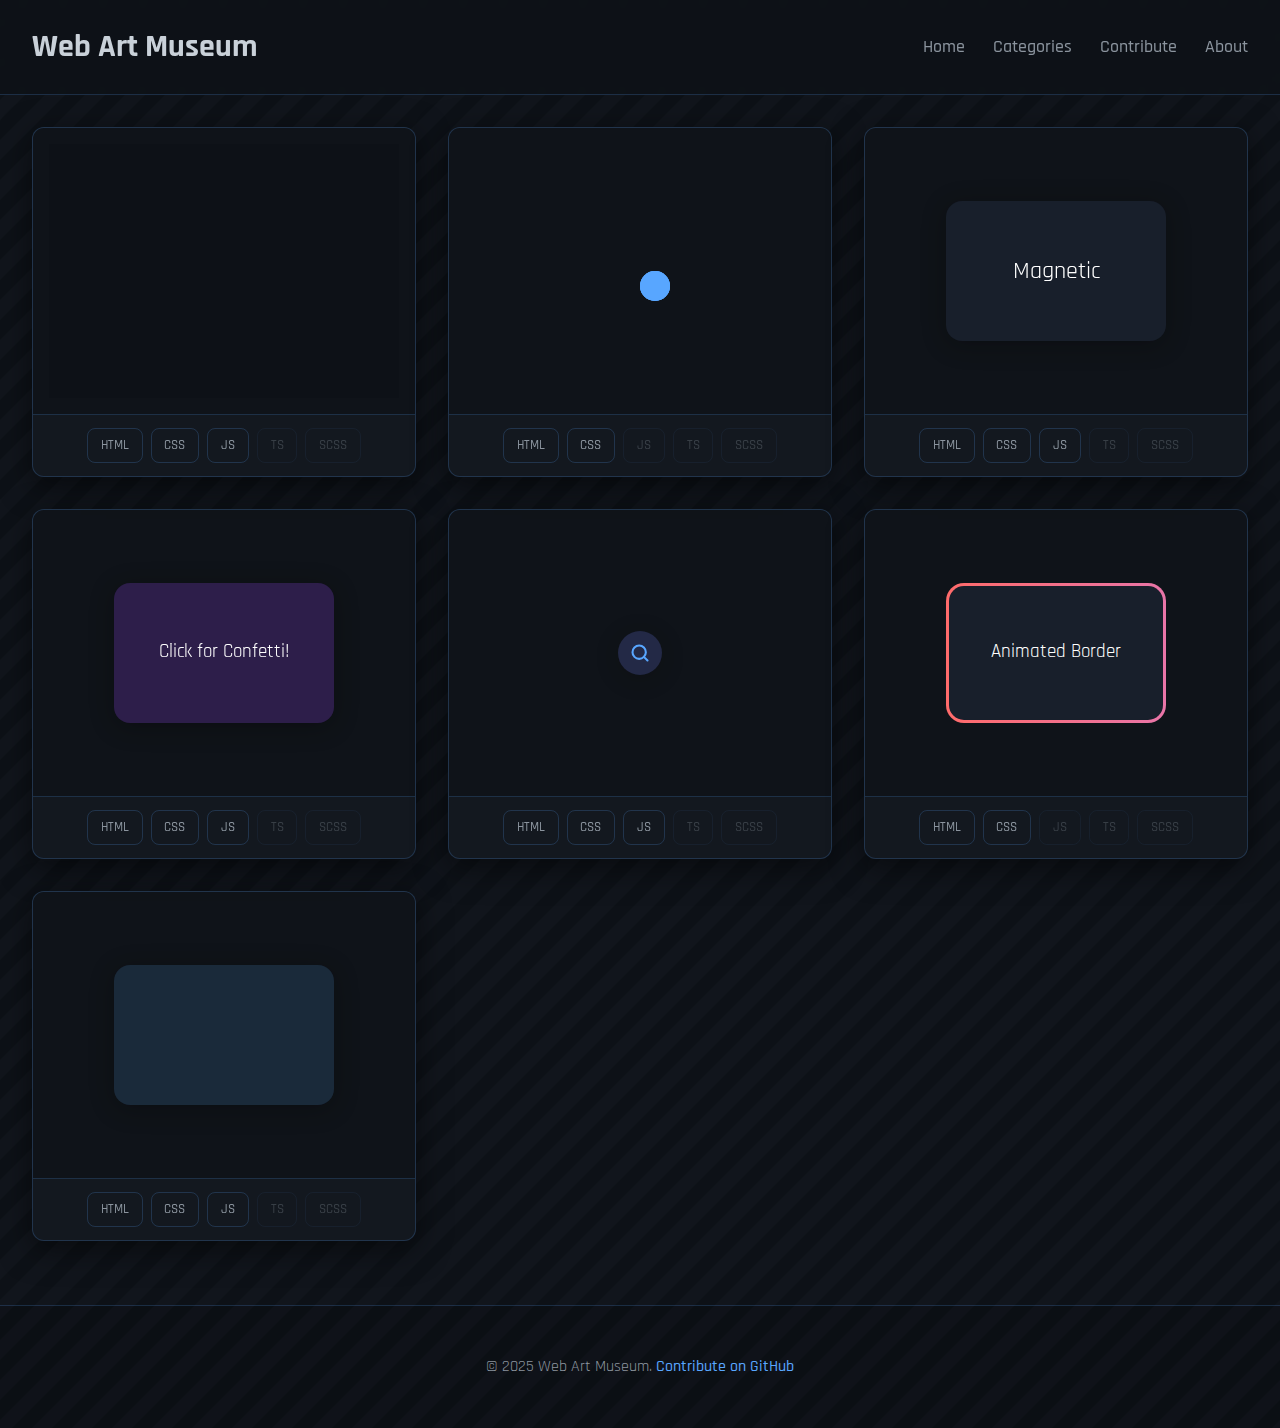
<file: index.html>
<!doctype html>
<html lang="en">
<head>
  <meta charset="utf-8">
  <meta name="viewport" content="width=device-width,initial-scale=1" />
  <title>Web Art Museum</title>
  <link rel="stylesheet" href="styles.css">
</head>
<body>
  <!-- ===================== -->
  <!--      SITE HEADER      -->
  <!-- ===================== -->
  <header class="site-header">
    <div class="container header-inner">
      <h1 class="site-title">Web Art Museum</h1>
      <nav class="main-nav">
        <a href="https://github.com/Jonesterw/WebArt-Gallery">Home</a>
        <a href="https://github.com/Jonesterw/WebArt-Gallery#project-structure">Categories</a>
        <a href="https://github.com/Jonesterw/WebArt-Gallery/blob/main/CONTRIBUTING.md">Contribute</a>
        <a href="https://github.com/Jonesterw/WebArt-Gallery#license">About</a>
      </nav>
    </div>
  </header>

  <!-- ===================== -->
  <!--     MAIN CONTENT      -->
  <!-- ===================== -->
  <main class="container">
    <section id="gallery" class="gallery-grid">
      <!-- Cards rendered here by script.js -->
    </section>
  </main>

  <!-- ===================== -->
  <!--      SITE FOOTER      -->
  <!-- ===================== -->
  <footer class="site-footer">
    <div class="container">
      <p>&copy; 2025 Web Art Museum. <a href="https://github.com/Jonesterw/WebArt-Gallery/blob/main/CONTRIBUTING.md">Contribute on GitHub</a></p>
    </div>
  </footer>

  <!-- ==================================================== -->
  <!-- CARD TEMPLATE (Used by script.js to create cards) -->
  <!-- ==================================================== -->
  <template id="card-template">
    <article class="effect-card">
      <div class="card-preview"></div>
      <div class="card-body">
        <h3 class="effect-title"></h3>
        <p class="effect-desc"></p>
        <div class="tags"></div>
        <div class="card-actions">
          <button class="toggle-code" data-lang="html">HTML</button>
          <button class="toggle-code" data-lang="css">CSS</button>
          <button class="toggle-code" data-lang="js">JS</button>
          <button class="toggle-code" data-lang="ts">TS</button>
          <button class="toggle-code" data-lang="scss">SCSS</button>
          <div class="code-display">
            <pre><code class="code-block"></code></pre>
            <button class="copy-code">Copy Code</button>
          </div>
        </div>
      </div>
    </article>
  </template>

  <!-- ===================== -->
  <!--    GLOBAL SCRIPTS     -->
  <!-- ===================== -->
  <script src="script.js" defer></script>
  <script src="effects/embed-controller.js" defer></script>
</body>
</html>
</file>
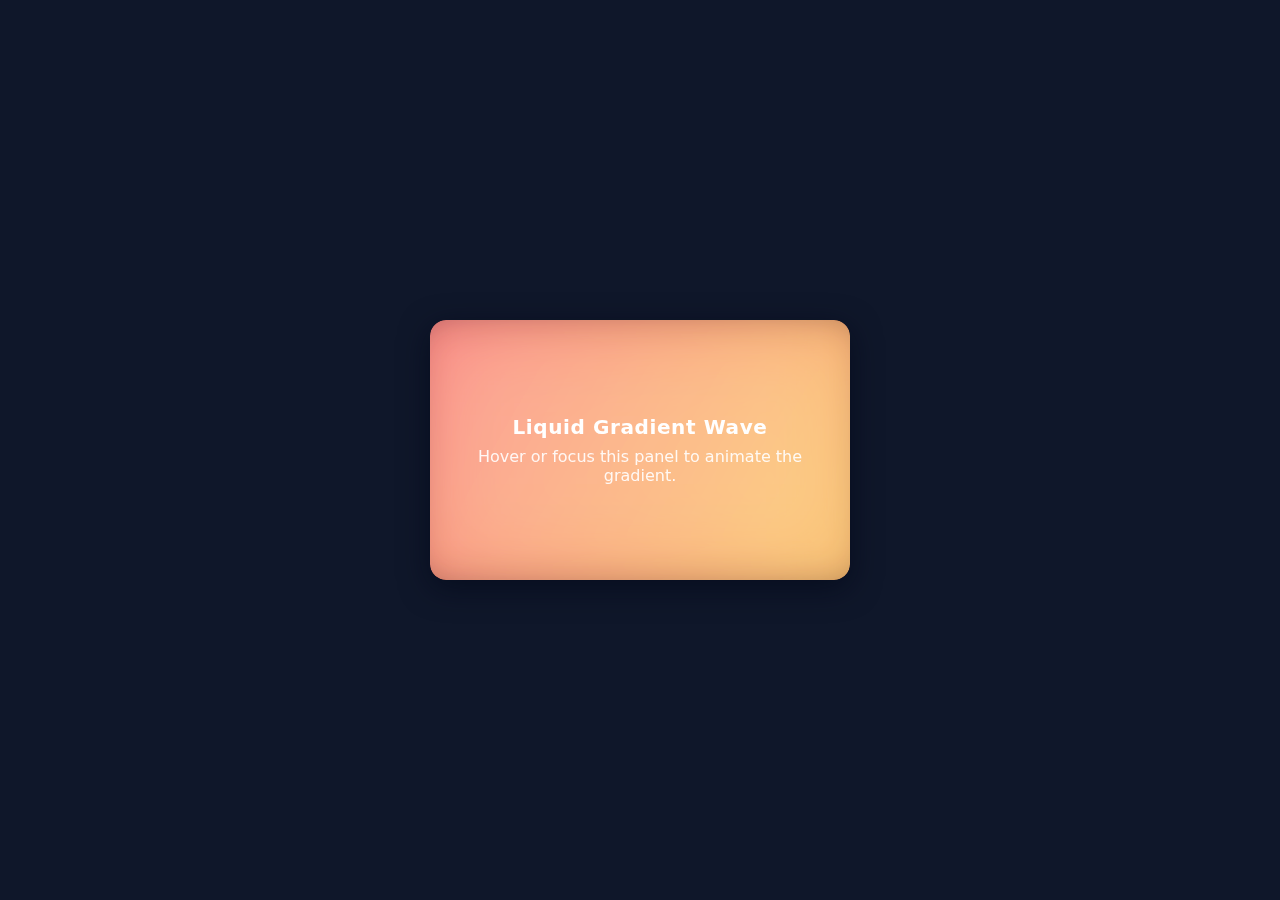
<file: effects/liquid-gradient-wave/index.html>
<!doctype html>
<html lang="en">
<head>
  <meta charset="utf-8" />
  <meta name="viewport" content="width=device-width,initial-scale=1" />
  <title>Liquid Gradient Wave — Effect Demo</title>
  <link rel="stylesheet" href="style.css">
</head>
<body>
  <main class="demo">
    <section class="panel" tabindex="0" aria-label="Liquid gradient wave demo">
      <h1>Liquid Gradient Wave</h1>
      <p>Hover or focus this panel to animate the gradient.</p>
    </section>
  </main>
</body>
</html>
</file>
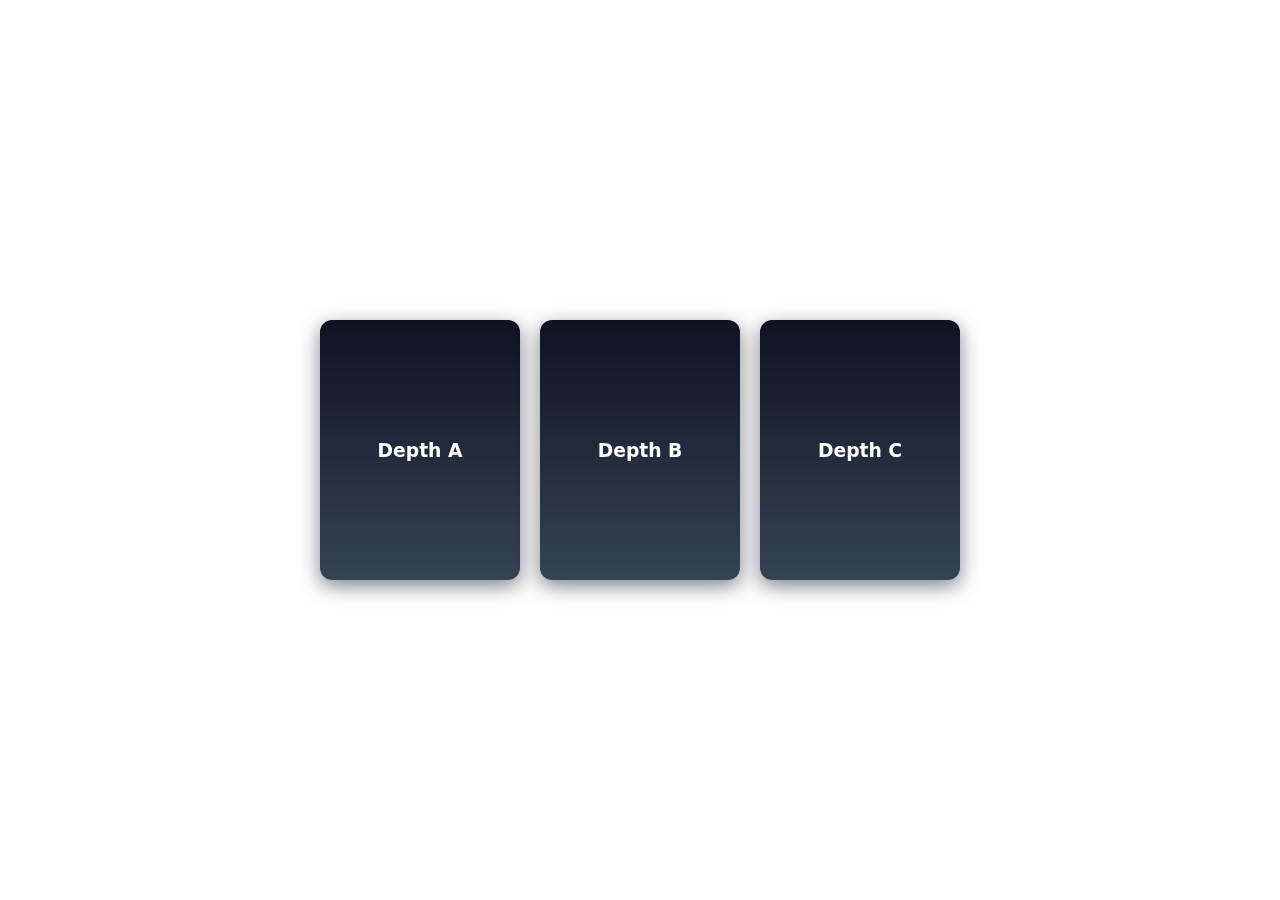
<file: effects/parallax-cards/index.html>
<!doctype html>
<html lang="en">
<head>
  <meta charset="utf-8">
  <meta name="viewport" content="width=device-width,initial-scale=1" />
  <title>Parallax Interactive Cards</title>
  <link rel="stylesheet" href="style.css">
</head>
<body>
  <main class="demo">
    <section class="cards" aria-label="Parallax cards demo">
      <div class="card" tabindex="0"><h3>Depth A</h3></div>
      <div class="card" tabindex="0"><h3>Depth B</h3></div>
      <div class="card" tabindex="0"><h3>Depth C</h3></div>
    </section>
  </main>

  <script src="script.js" defer></script>
</body>
</html>
</file>
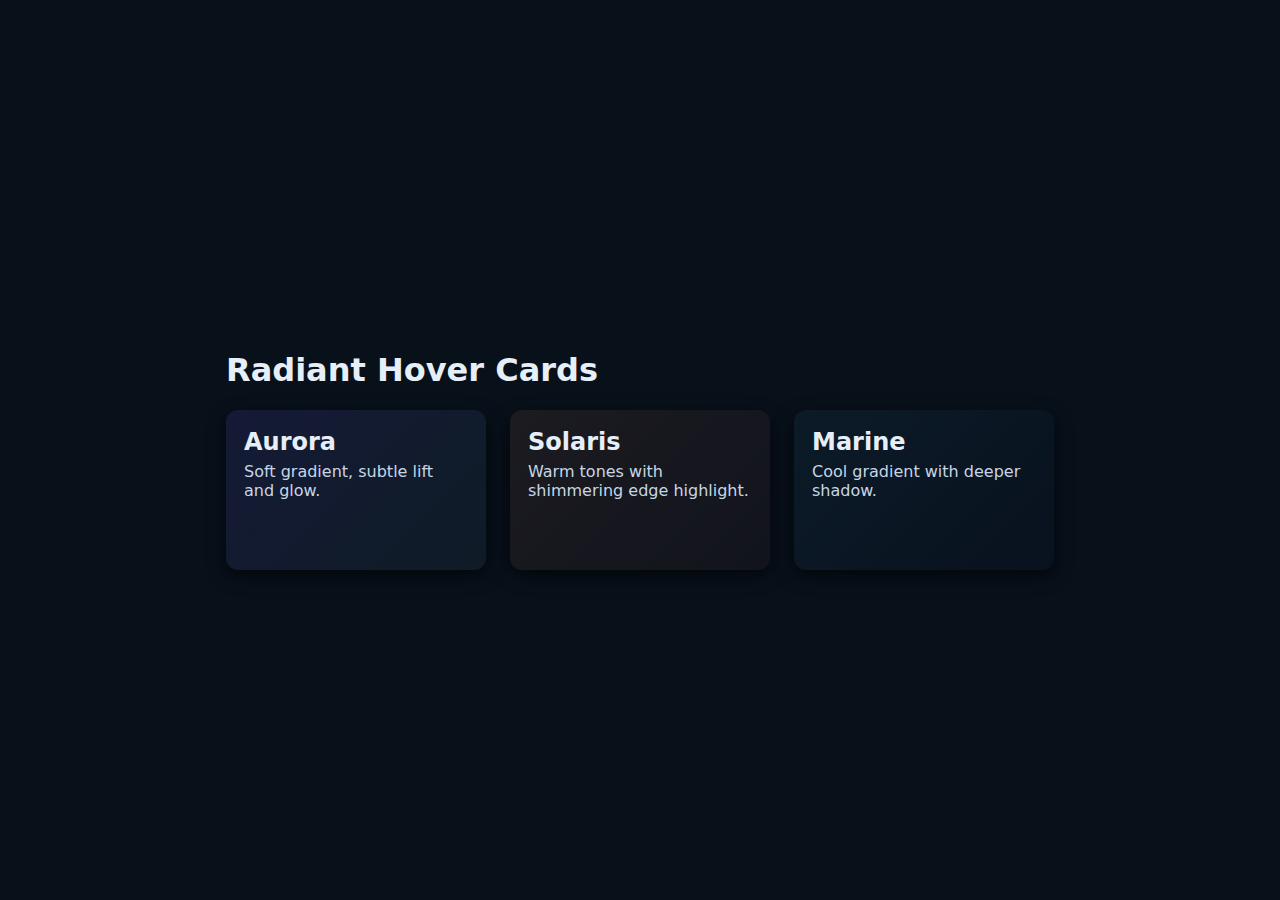
<file: effects/radiant-hover-cards/index.html>
<!doctype html>
<html lang="en">
<head>
  <meta charset="utf-8" />
  <meta name="viewport" content="width=device-width,initial-scale=1" />
  <title>Radiant Hover Cards — Web Art Museum</title>
  <link rel="stylesheet" href="style.css" />
</head>
<body>
  <!-- Radiant Hover Cards — CSS-only
       Animation is inactive until user hovers a card (animation-play-state / CSS transitions).
  -->

  <main class="wrap">
    <h1>Radiant Hover Cards</h1>
    <section class="cards" aria-label="Gallery of radiant hover cards">
      <article class="card" tabindex="0">
        <div class="card__content">
          <h2>Aurora</h2>
          <p>Soft gradient, subtle lift and glow.</p>
        </div>
      </article>

      <article class="card" tabindex="0">
        <div class="card__content">
          <h2>Solaris</h2>
          <p>Warm tones with shimmering edge highlight.</p>
        </div>
      </article>

      <article class="card" tabindex="0">
        <div class="card__content">
          <h2>Marine</h2>
          <p>Cool gradient with deeper shadow.</p>
        </div>
      </article>
    </section>
  </main>
</body>
</html>
</file>
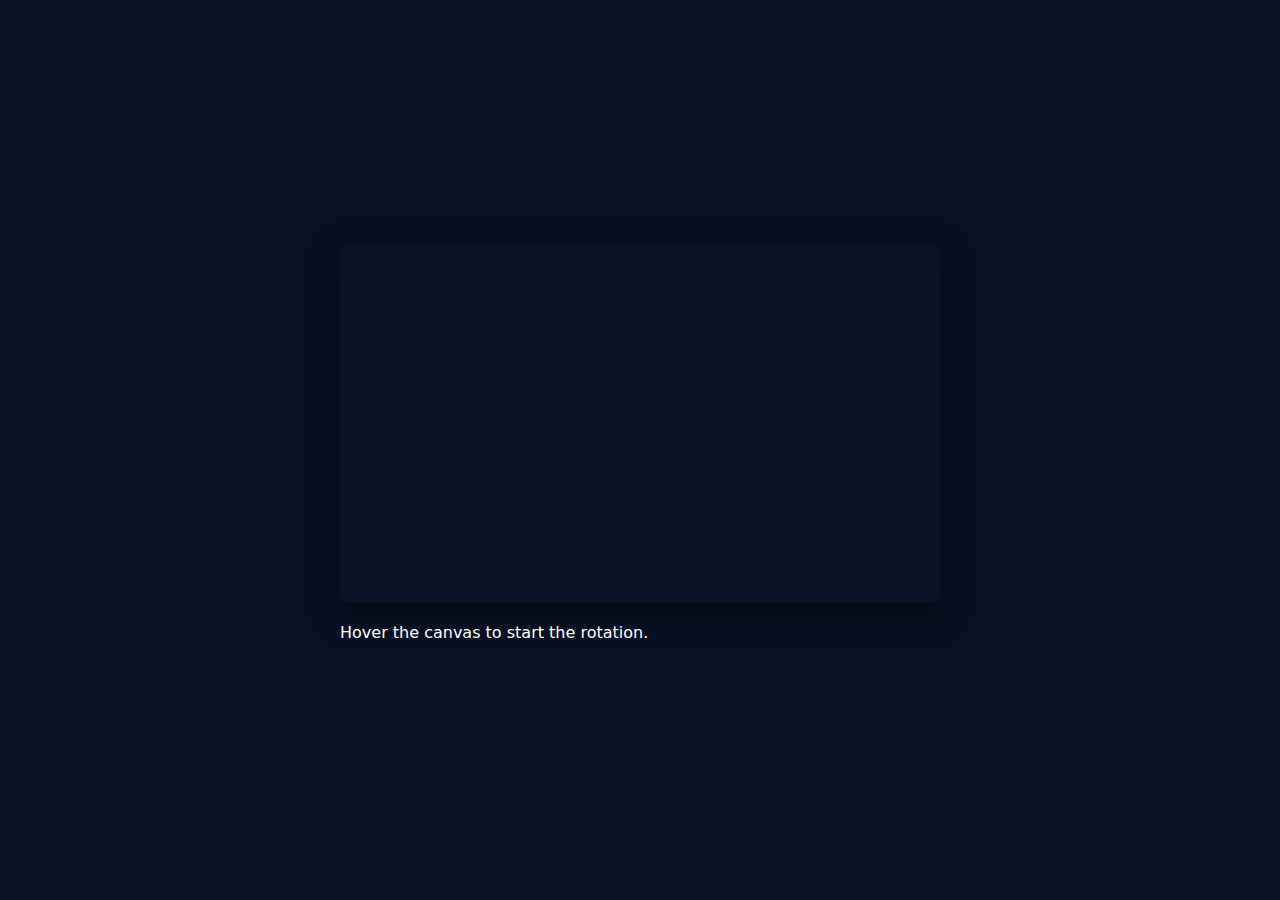
<file: effects/webgl-rotating-triangle/index.html>
<!doctype html>
<html lang="en">
<head>
  <meta charset="utf-8">
  <meta name="viewport" content="width=device-width,initial-scale=1" />
  <title>Rotating Color Triangle (WebGL)</title>
  <link rel="stylesheet" href="style.css">
</head>
<body>
  <main class="demo">
    <canvas id="glcanvas" width="600" height="360"></canvas>
    <p>Hover the canvas to start the rotation.</p>
  </main>
  <script src="script.js" defer></script>
</body>
</html>
</file>
<file: styles.css>
/* UIForge - Redesigned by Gemini (v3) */

/* =========================== */
/*    IMPORTS & VARIABLES      */
/* =========================== */
@import url('https://fonts.googleapis.com/css2?family=Orbitron:wght@400;700&family=Rajdhani:wght@300;500;700&display=swap');
:root {
  --bg-color: #0d1117; /* Dark, desaturated blue */
  --surface-color: rgba(22, 27, 34, 0.7);
  --primary-accent: #58a6ff; /* A calmer, professional blue */
  --secondary-accent: #e975a8;
  --text-color: #c9d1d9;
  --muted-text-color: #8b949e;
  --border-color: rgba(88, 166, 255, 0.2);
  --glow-color: rgba(88, 166, 255, 0.5);
  --radius: 12px;
  --font-display: 'Orbitron', sans-serif;
  --font-body: 'Rajdhani', sans-serif;
}

/* =========================== */
/*    BASE & LAYOUT STYLES     */
/* =========================== */
* {
  box-sizing: border-box;
  scrollbar-width: thin;
  scrollbar-color: var(--primary-accent) var(--bg-color);
}
::-webkit-scrollbar { width: 8px; }
::-webkit-scrollbar-track { background: var(--bg-color); }
body {
  margin: 0;
  font-family: var(--font-body);
  background-color: var(--bg-color);
  background-image: url("data:image/svg+xml,%3Csvg width='40' height='40' viewBox='0 0 40 40' xmlns='http://www.w3.org/2000/svg'%3E%3Cg fill='%23161b22' fill-opacity='0.4' fill-rule='evenodd'%3E%3Cpath d='M0 40L40 0H20L0 20M40 40V20L20 40'/%3E%3C/g%3E%3C/svg%3E");
  color: var(--text-color);
  line-height: 1.6;
}

.container {
  max-width: 1400px;
  margin: 0 auto;
  padding: 0 2rem;
}
/* =========================== */
/*        HEADER STYLES        */
/* =========================== */
.site-header {
  background: rgba(13, 17, 23, 0.7);
  backdrop-filter: blur(10px);
  border-bottom: 1px solid var(--border-color);
  position: sticky;
  top: 0;
  z-index: 100;
}

.header-inner {
  display: flex;
  align-items: center;
  justify-content: space-between;
}

.logo {
  font-family: var(--font-display);
  font-size: 1.5rem;
  font-weight: 700;
  color: #fff;
  text-decoration: none;
  text-shadow: 0 0 5px var(--glow-color);
}

.main-nav a {
  color: var(--muted-text-color);
  text-decoration: none;
  margin-left: 1.5rem;
  font-size: 1.1rem;
  font-weight: 500;
  transition: color 0.3s ease, text-shadow 0.3s ease;
}

.main-nav a:hover {
  color: #fff;
  text-shadow: 0 0 5px var(--primary-accent);
}

/* =========================== */
/*      HERO & SEARCH          */
/* =========================== */
.hero-section {
  padding: 5rem 0;
  text-align: center;
  background: linear-gradient(180deg, rgba(13, 17, 23, 0) 0%, var(--bg-color) 100%),
              radial-gradient(ellipse at 50% -20%, var(--surface-color), var(--bg-color) 70%);
  border-bottom: 1px solid var(--border-color);
}

.hero-title {
  font-family: var(--font-display);
  font-size: 3.5rem;
  font-weight: 700;
  color: #fff;
  text-shadow: 0 0 15px var(--glow-color);
  margin: 0 0 1rem;
}

.hero-subtitle {
  font-size: 1.2rem;
  color: var(--muted-text-color);
  max-width: 700px;
  margin: 0 auto 2.5rem auto;
  font-weight: 300;
  line-height: 1.7;
}

.search-container {
  position: relative;
  width: 100%;
  max-width: 600px;
  margin: 0 auto;
}

#search-input {
  width: 100%;
  padding: 1rem 1.5rem 1rem 3.5rem;
  border-radius: 50px; /* Fully rounded */
  border: 1px solid var(--border-color);
  background: var(--surface-color);
  color: var(--text-color);
  font-size: 1rem;
  font-family: var(--font-body);
  transition: all 0.3s ease;
  outline: none;
}

#search-input:focus {
  box-shadow: 0 0 15px var(--glow-color);
  border-color: var(--primary-accent);
}

#search-input::placeholder {
  color: var(--muted-text-color);
}

.search-icon {
  position: absolute;
  left: 1.25rem;
  top: 50%;
  transform: translateY(-50%);
  width: 20px;
  height: 20px;
  color: var(--muted-text-color);
  pointer-events: none;
}

/* =========================== */
/*      GALLERY GRID STYLES    */
/* =========================== */
.gallery-grid {
  display: grid;
  grid-template-columns: repeat(12, 1fr);
  grid-auto-rows: minmax(350px, auto);
  gap: 2rem;
  padding: 2rem 0;
}
/* =========================== */
/*       EFFECT CARD STYLES    */
/* =========================== */
.effect-card {
  background: var(--surface-color);
  border-radius: var(--radius);
  border: 1px solid var(--border-color);
  overflow: hidden;
  box-shadow: 0 8px 32px rgba(0, 0, 0, 0.5);
  backdrop-filter: blur(20px);
  display: flex;
  flex-direction: column;
  transition: transform 0.3s ease, box-shadow 0.3s ease;
  grid-column: span 4; /* Default card size */
}
.effect-card:hover {
  transform: translateY(-8px);
  box-shadow: 0 0 15px var(--glow-color), 0 12px 40px rgba(0,0,0,0.6);
}

/* Layout Helper Classes (applied via 'layout' property in effects.json) */

/* When a card's code popover is active, lift it above its siblings */
.effect-card.is-active-popover {
  position: relative; /* Establishes a stacking context */
  z-index: 20;
  overflow: visible; /* Allow popover to display outside the card's bounds */
}

/* Specific card overrides that aren't about grid layout */
.effect-card[data-effect="profile-tooltip-button"] {
  overflow: visible; /* Allow tooltip to show */
}
.effect-card[data-effect="profile-tooltip-button"] .card-preview {
  overflow: visible;
}

.card-preview {
  position: relative;
  overflow: hidden;
  background-color: rgba(0,0,0,0.2);
  border-bottom: 1px solid var(--border-color);
  display: flex;
  align-items: center;
  justify-content: center;
  flex-grow: 1;
  min-height: 200px; /* Increased min-height for more vertical space */
  padding: 1rem; /* Add padding to give effects breathing room */
}

.card-body {
  padding: 0.75rem 1.5rem; /* Reduced vertical padding */
  display: flex;
  justify-content: center;
  align-items: center;
  flex-shrink: 0; /* Prevent body from being squished, ensuring content is visible */
}

.card-actions {
  position: relative;
  display: flex;
  gap: 0.5rem;
  align-items: center;
}
.card-actions .toggle-code {
  padding: 0.5rem 0.8rem;
  border-radius: 8px;
  background: transparent;
  border: 1px solid var(--border-color);
  color: var(--muted-text-color);
  cursor: pointer;
  font-family: var(--font-body);
  font-weight: 500;
  transition: background-color 0.2s ease, color 0.2s ease, box-shadow 0.2s ease;
}

.card-actions .toggle-code:not(:disabled):hover {
  background: var(--primary-accent);
  color: var(--bg-color);
  font-weight: 700;
  box-shadow: 0 0 10px var(--primary-accent);
}

.card-actions .toggle-code:disabled {
  opacity: 0.3;
  cursor: not-allowed;
}
/* =========================== */
/*      CODE DISPLAY STYLES    */
/* =========================== */
.code-display {
  position: absolute;
  bottom: calc(100% + 10px);
  left: 0;
  width: 420px; /* Standard width for consistency */
  max-width: calc(100vw - 32px); /* Prevent overflow on small screens */
  background: rgba(13, 17, 23, 0.9);
  backdrop-filter: blur(15px);
  padding: 1rem;
  border-radius: var(--radius);
  box-shadow: 0 10px 40px rgba(0,0,0,0.7);
  border: 1px solid var(--border-color);
  z-index: 10;
  opacity: 0;
  transform: translateY(10px) scale(0.95);
  pointer-events: none;
  transition: opacity 0.2s ease, transform 0.2s ease;
}

.code-display.align-right {
  left: auto;
  right: 0;
}

.code-display.visible {
  opacity: 1;
  transform: translateY(0) scale(1);
  pointer-events: auto;
}

.code-block {
  display: block;
  white-space: pre-wrap;
  background: rgba(0,0,0,0.4);
  padding: 1rem;
  border-radius: 8px;
  color: #c7e0ff;
  overflow-x: auto;
  max-height: 280px;
  overflow-y: auto;
  font-family: 'Courier New', Courier, monospace;
  font-size: 0.9rem;
}
.copy-code {
  position: absolute;
  top: 1rem;
  right: 1rem;
  padding: 0.4rem 0.6rem;
  border-radius: 6px;
  background: rgba(255,255,255,0.1);
  color: var(--text-color);
  border: 1px solid var(--border-color);
  cursor: pointer;
  transition: background-color 0.2s ease;
}
.copy-code:hover {
  background: var(--primary-accent);
  color: var(--bg-color);
}
/* =========================== */
/*        FOOTER STYLES        */
/* =========================== */
.site-footer {
  text-align: center;
  padding: 2rem;
  margin-top: 2rem;
  background: rgba(0,0,0,0.1);
  border-top: 1px solid var(--border-color);
  color: var(--muted-text-color);
}

.site-footer a {
  color: var(--primary-accent);
  text-decoration: none;
  font-weight: 500;
  transition: text-decoration 0.2s ease;
}
.site-footer a:hover { text-decoration: underline; }

/* =========================== */
/*      FILTERS SECTION        */
/* =========================== */
.filters-section {
  padding: 1.5rem 0;
  border-bottom: 1px solid var(--border-color);
  background: rgba(13, 17, 23, 0.5);
}

#filters-container {
  display: flex;
  flex-direction: column;
  gap: 0.75rem;
}

.filters-row {
  display: flex;
  overflow: hidden;
  position: relative;
  -webkit-mask-image: linear-gradient(to right, transparent, black 2%, black 98%, transparent);
  mask-image: linear-gradient(to right, transparent, black 2%, black 98%, transparent);
}

.filters-track {
  display: flex;
  gap: 0.75rem;
  white-space: nowrap; /* Keep buttons in one line */
  animation: marquee 60s linear infinite;
  flex-shrink: 0; /* Prevent track from shrinking */
}

/* Second row scrolls in the opposite direction */
.filters-row:nth-child(2) .filters-track {
  animation-name: marquee-reverse;
}

/* Pause animation on hover to allow clicking */
.filters-row:hover .filters-track {
  animation-play-state: paused;
}

.filter-btn {
  padding: 0.5rem 1rem;
  border-radius: 20px;
  background: transparent;
  border: 1px solid var(--border-color);
  color: var(--muted-text-color);
  cursor: pointer;
  font-family: var(--font-body);
  font-weight: 500;
  transition: all 0.2s ease;
  text-transform: capitalize;
}

.filter-btn:hover {
  background: var(--primary-accent);
  color: var(--bg-color);
  border-color: var(--primary-accent);
}

.filter-btn.active {
  background: var(--primary-accent);
  color: #fff;
  font-weight: 700;
  box-shadow: 0 0 10px var(--primary-accent);
  border-color: var(--primary-accent);
}

@keyframes marquee {
  from { transform: translateX(0%); }
  to { transform: translateX(-50%); }
}

@keyframes marquee-reverse {
  from { transform: translateX(-50%); }
  to { transform: translateX(0%); }
}

/* =========================== */
/*      NO RESULTS MESSAGE     */
/* =========================== */
.no-results {
  grid-column: 1 / -1; /* Span full width */
  text-align: center;
  padding: 4rem 2rem;
  color: var(--muted-text-color);
  font-size: 1.2rem;
}

.no-results h4 {
  font-family: var(--font-display);
  color: #fff;
  font-size: 1.8rem;
  margin-bottom: 0.5rem;
}
</file>
<file: effects/parallax-cards/style.css>
/* Parallax Interactive Cards
   JS-driven parallax that activates on hover/keyboard focus only.
*/
body{margin:0;display:flex;align-items:center;justify-content:center;height:100vh;font-family:system-ui}
.cards{display:flex;gap:20px}
.card{width:200px;height:260px;border-radius:12px;background:linear-gradient(180deg,#112,#345);color:white;display:flex;align-items:center;justify-content:center;transform:translateZ(0);transition:box-shadow .2s ease, transform .12s ease;box-shadow:0 6px 20px rgba(2,6,23,0.5);cursor:pointer}
.card h3{margin:0}
.card.is-active{box-shadow:0 18px 40px rgba(2,6,23,0.6)}
</file>
<file: effects/radiant-hover-cards/style.css>
/* Radiant Hover Cards — style.css
   Animation is paused until hover: cards use transitions for transform and a pseudo-element glow that scales/opacity on hover.
*/

:root{--bg:#08101a}
*{box-sizing:border-box}
html,body{height:100%}
body{margin:0;font-family:system-ui, -apple-system, 'Segoe UI', Roboto;background:var(--bg);color:#e6eef8;display:flex;align-items:center;justify-content:center;padding:32px}
.wrap{max-width:900px}
.cards{display:flex;gap:24px}
.card{width:260px;height:160px;border-radius:12px;position:relative;overflow:hidden;background:linear-gradient(135deg, rgba(255,255,255,0.03), rgba(255,255,255,0.01));box-shadow:0 6px 18px rgba(0,0,0,0.6);transition:transform 360ms cubic-bezier(.2,.9,.3,1), box-shadow 360ms}
.card:before{content:'';position:absolute;inset:-30% -20% auto -20%;width:160%;height:240%;background:radial-gradient(circle at 20% 20%, rgba(120,200,255,0.12), transparent 20%), radial-gradient(circle at 80% 80%, rgba(255,180,120,0.08), transparent 25%);transition:transform 520ms ease, opacity 360ms ease;transform:scale(1);opacity:0}
.card .card__content{position:relative;padding:18px;z-index:2}
.card h2{margin:0 0 6px}
.card p{margin:0;color:#c6d6e6}

/* Pause animations until hover/focus - using :hover/:focus-visible to trigger styles */
.card:hover, .card:focus-visible{transform:translateY(-12px);box-shadow:0 18px 44px rgba(0,0,0,0.65)}
.card:hover:before, .card:focus-visible:before{transform:scale(1.06);opacity:1}

.card:nth-child(1){background-image:linear-gradient(135deg, rgba(112,97,255,0.12), rgba(120,215,235,0.06));}
.card:nth-child(2){background-image:linear-gradient(135deg, rgba(255,160,100,0.08), rgba(255,110,100,0.04));}
.card:nth-child(3){background-image:linear-gradient(135deg, rgba(80,200,255,0.06), rgba(40,80,255,0.02));}

@media (max-width:700px){.cards{flex-direction:column;align-items:center}.card{width:86vw}}
</file>
<file: effects/webgl-rotating-triangle/style.css>
body{margin:0;display:flex;align-items:center;justify-content:center;height:100vh;background:#081126;color:#fff;font-family:system-ui}
canvas{border-radius:8px;box-shadow:0 10px 30px rgba(0,0,0,0.6)}
</file>
<file: effects/liquid-gradient-wave/style.css>
/* Liquid Gradient Wave
   Pure CSS effect that animates a wavy gradient background.
   Important: animation is paused by default; it runs only on hover or focus.
*/

:root{
  --bg:#0f172a;
  --size: 420px;
}

*{box-sizing:border-box}
body{margin:0;min-height:100vh;display:flex;align-items:center;justify-content:center;background:var(--bg);font-family:system-ui,Segoe UI,Roboto,"Helvetica Neue",Arial}

.demo{padding:32px}

.panel{
  position:relative;
  width:var(--size);
  height:260px;
  padding:24px;
  border-radius:16px;
  color: white;
  overflow:hidden;
  display:flex;
  flex-direction:column;
  justify-content:center;
  align-items:center;
  box-shadow:0 8px 30px rgba(2,6,23,0.6);
  transform:translateZ(0);
  cursor:pointer;
}

/* Layered gradient pseudo-elements produce the liquid motion */
.panel::before,
.panel::after{
  content:"";
  position:absolute;
  inset:0;
  border-radius:inherit;
  z-index:0;
  background:linear-gradient(120deg,#ff7a7a, #ffd67a, #7afcff);
  mix-blend-mode:screen;
  filter:blur(22px) saturate(140%);
  transform:translate3d(0,0,0) scale(1.15);
  opacity:0.95;
  /* we animate background-position to create movement */
  background-size:300% 300%;
  animation:wave 6s linear infinite;
  animation-play-state:paused; /* paused by default */
}

.panel::after{
  filter:blur(44px) saturate(160%);
  opacity:0.75;
  animation-duration:9s;
  animation-play-state:paused; /* paused by default */
}

/* Inner content remains above the gradients */
.panel > *{position:relative;z-index:2;text-align:center}

h1{margin:0 0 8px;font-size:20px;letter-spacing:0.6px}
p{margin:0;color:rgba(255,255,255,0.9)}

/* Only run animations on hover or keyboard focus */
.panel:hover::before,
.panel:focus-visible::before,
.panel:hover::after,
.panel:focus-visible::after{
  animation-play-state:running;
}

@keyframes wave{
  0%{background-position:0% 50%}
  50%{background-position:100% 50%}
  100%{background-position:0% 50%}
}

/* small responsive tweaks */
@media (max-width:480px){
  :root{--size:320px}
  .panel{height:220px}
}
</file>
